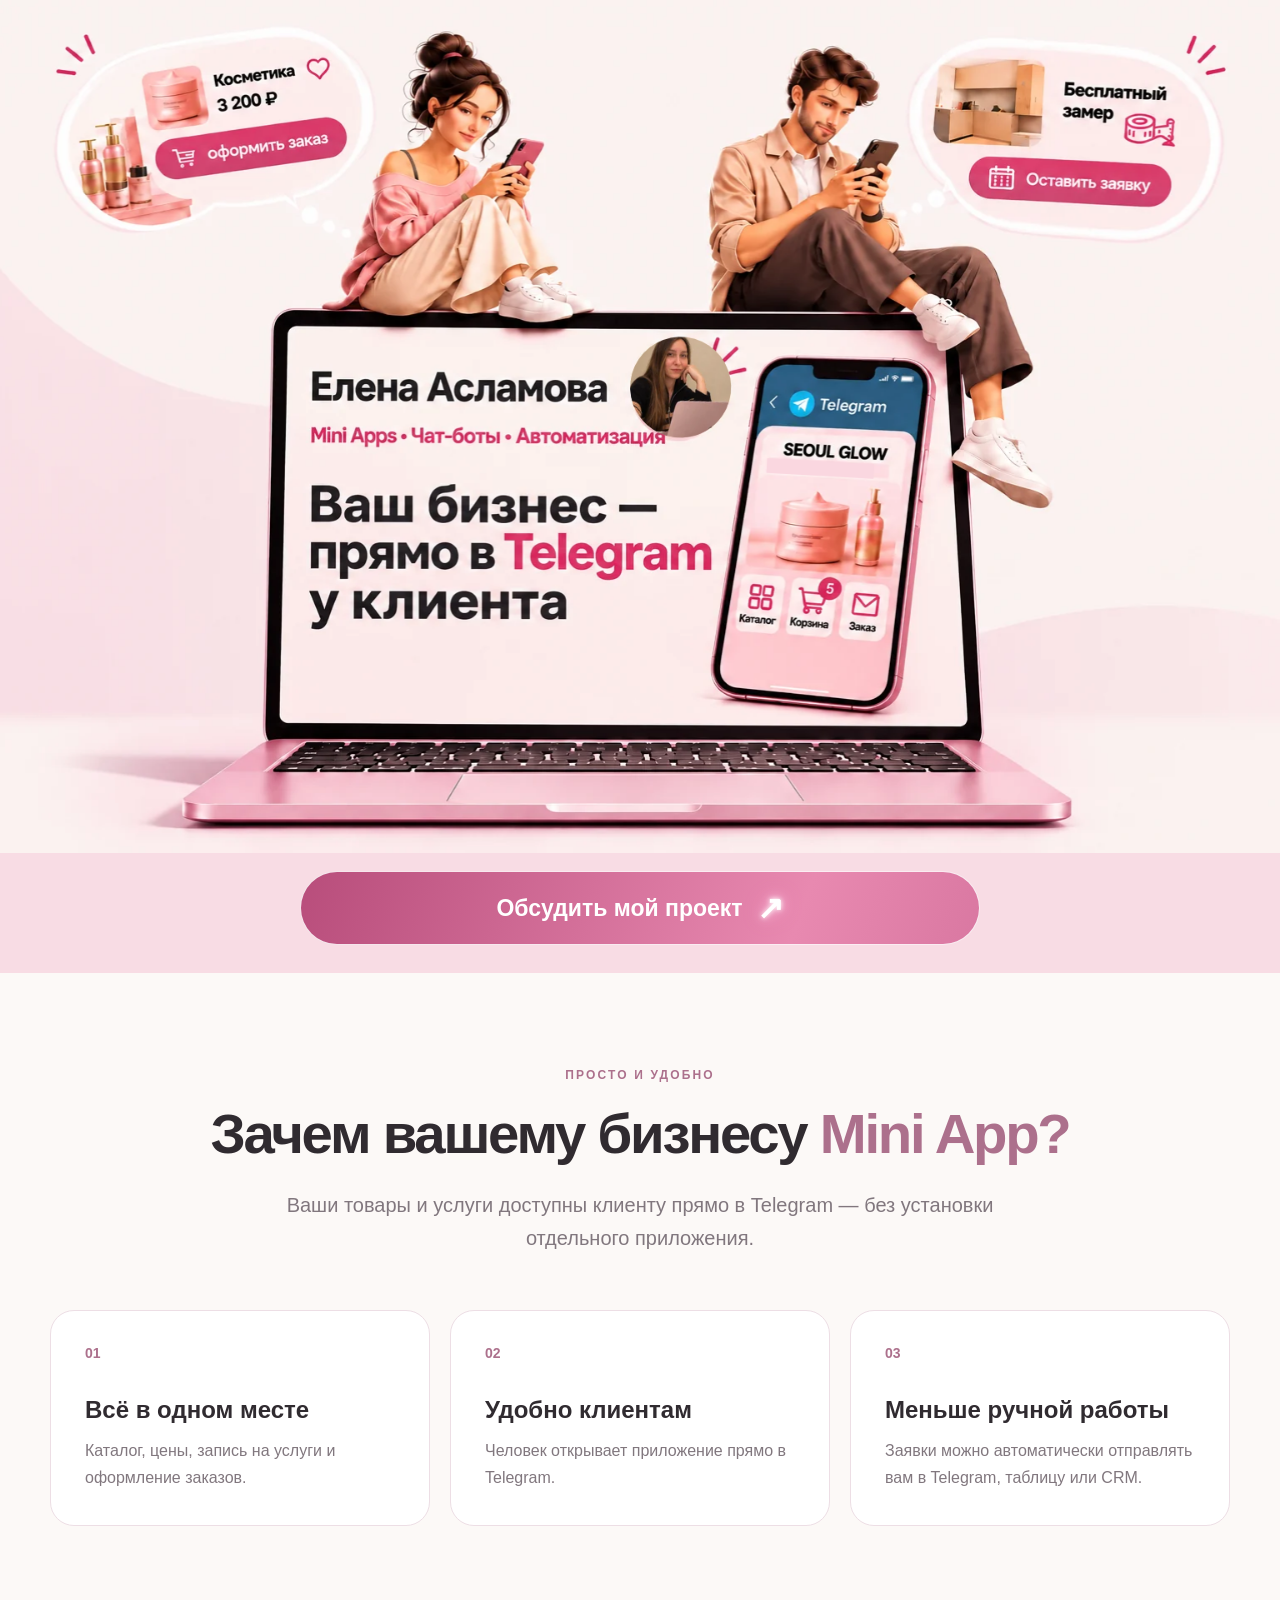
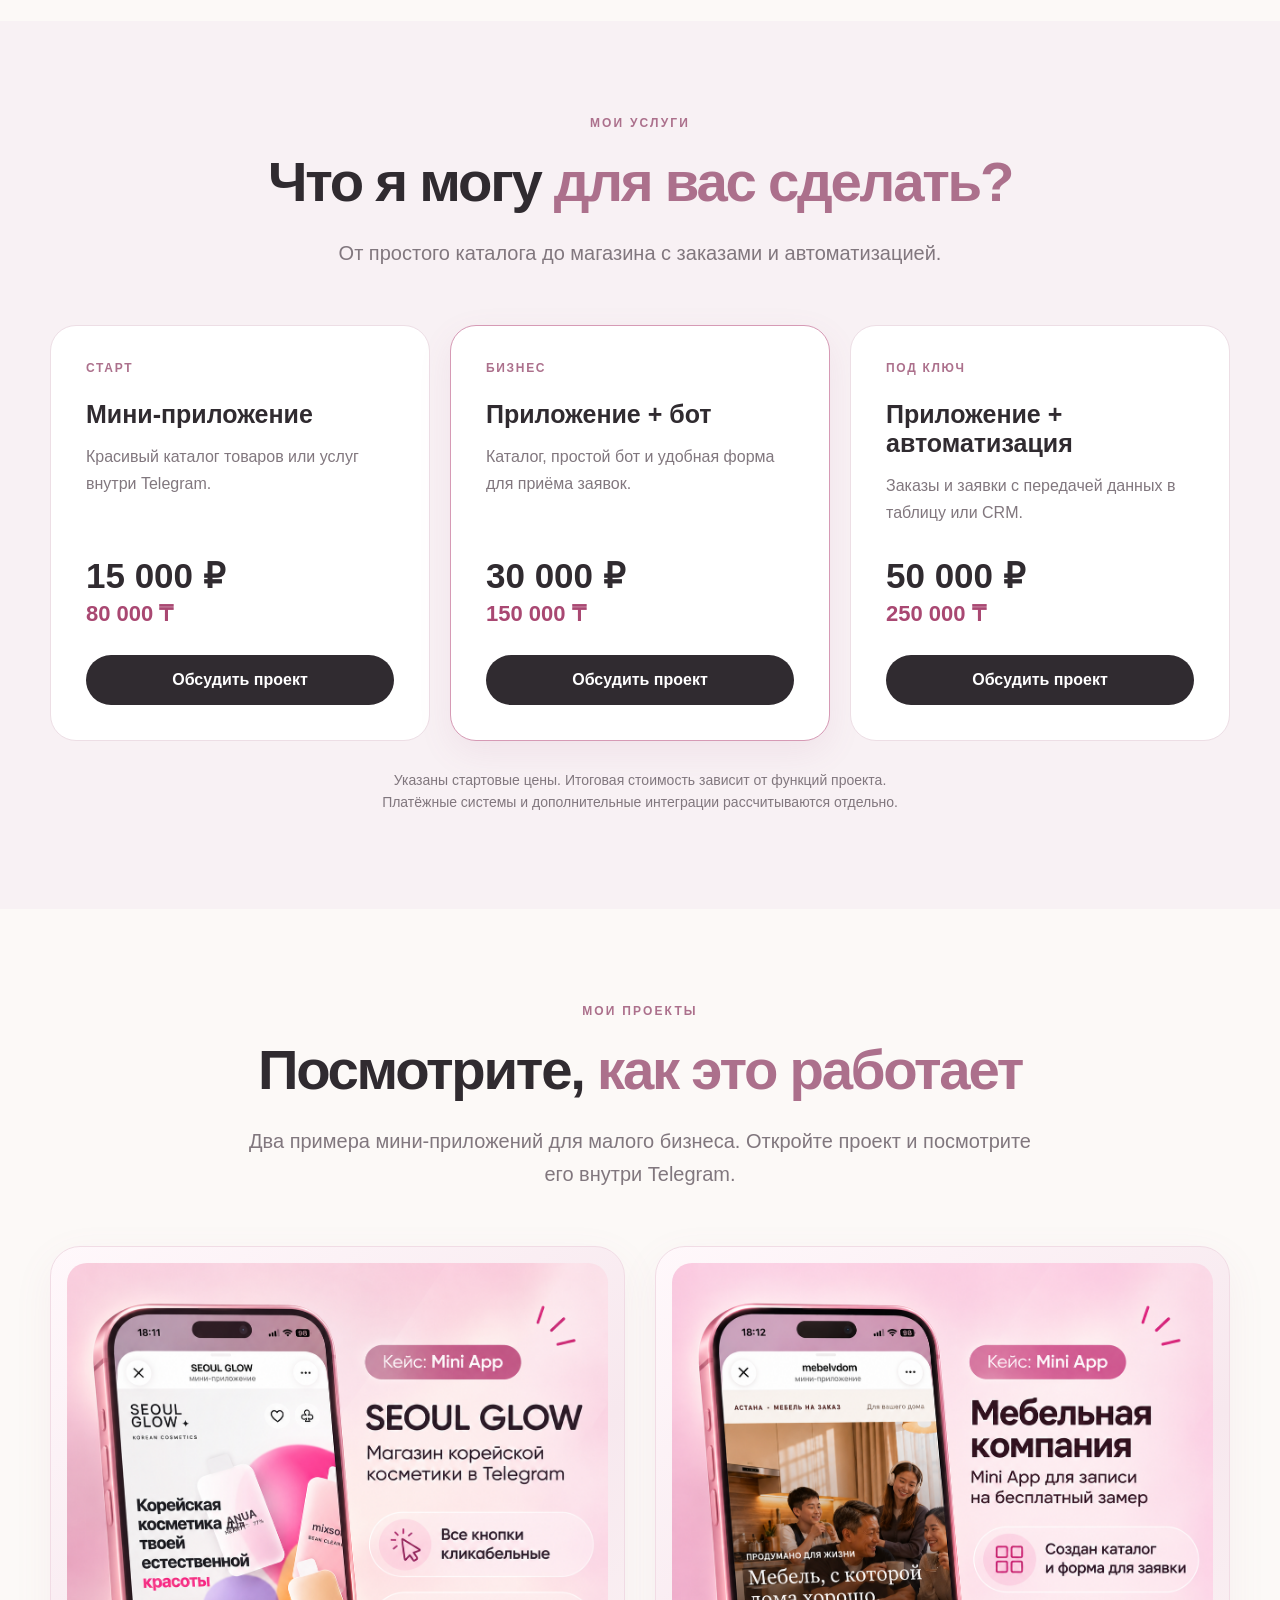
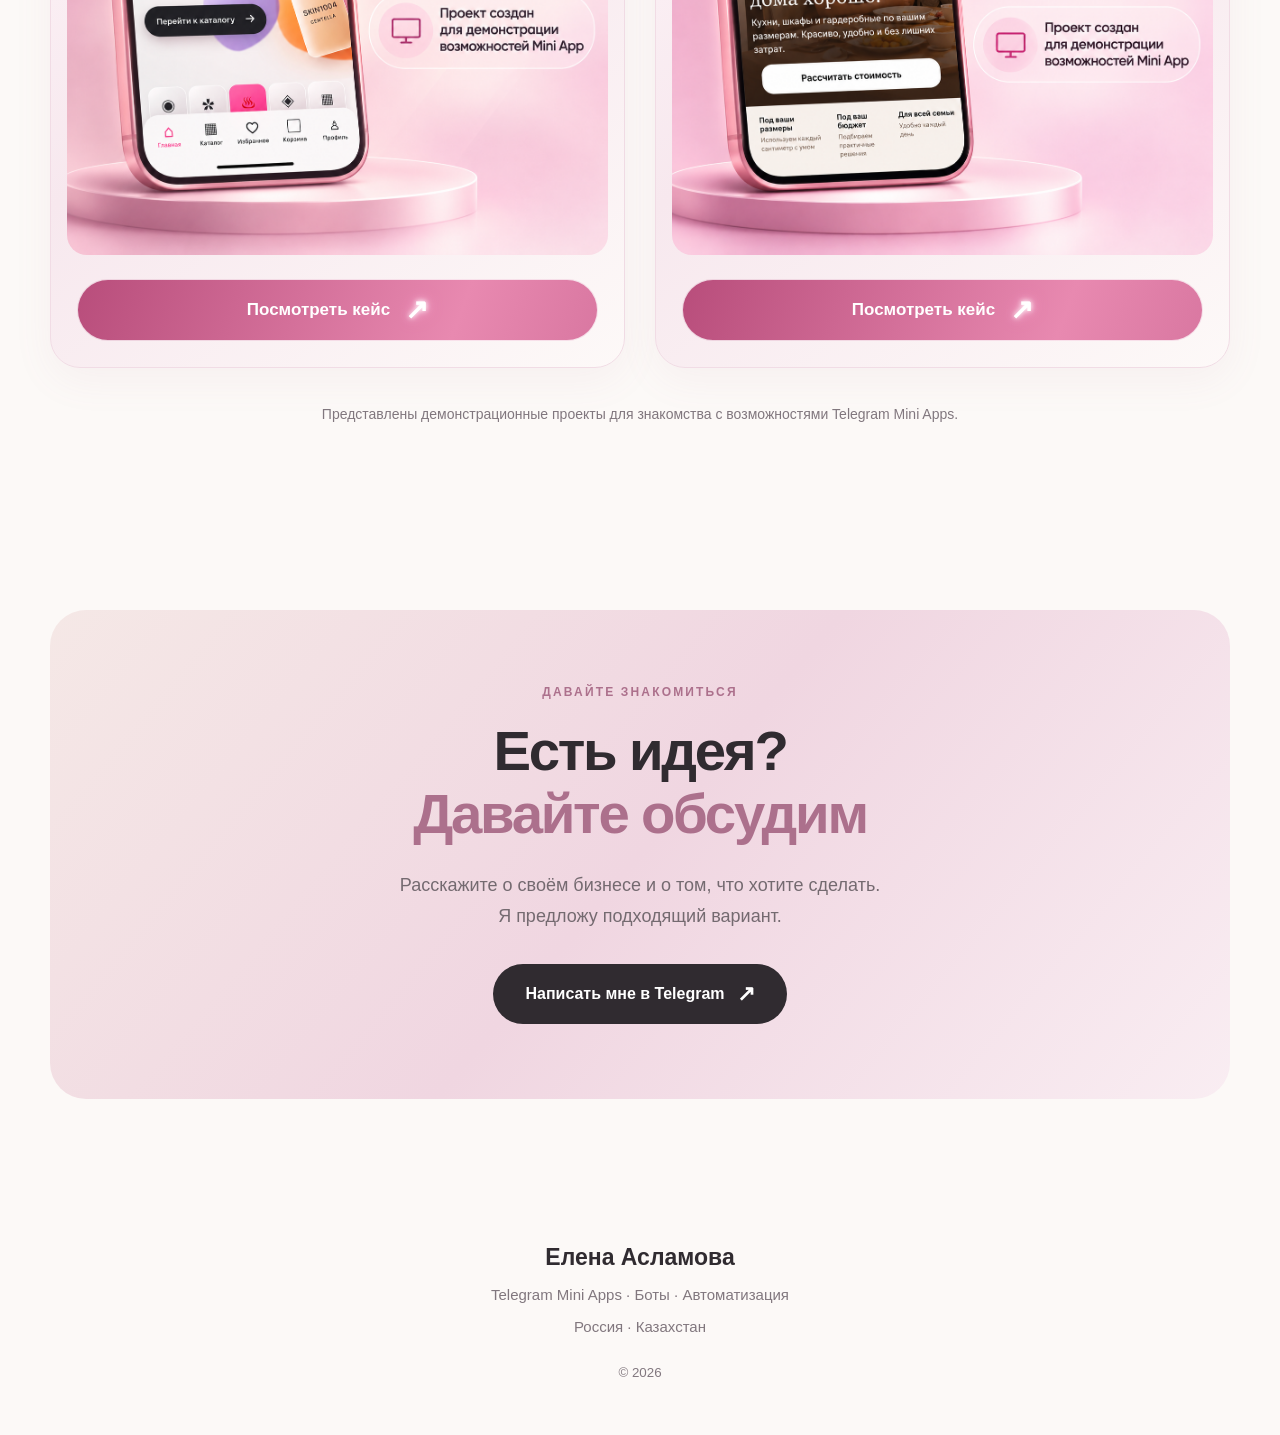
<file: index.html>
<!DOCTYPE html>
<html lang="ru">
<head>
  <meta charset="UTF-8">
  <meta name="viewport" content="width=device-width, initial-scale=1.0, viewport-fit=cover">
  <meta name="theme-color" content="#f8e5e9">
  <title>Елена Асламова — Telegram Mini Apps</title>
  <link rel="stylesheet" href="style.css?v=20261117-2">
</head>
<body>

<main>

  <!-- ГЛАВНЫЙ ЭКРАН -->
  <section class="hero" aria-label="Разработка Telegram Mini Apps">
    <div class="hero-art">
      <img
        class="hero-image"
        src="imagesaslamovaelena/hero.png?v=20261117-2"
        alt="Елена Асламова — разработка Telegram Mini Apps для бизнеса"
      >

      <a
        class="hero-button"
        href="https://t.me/ledypooh"
        target="_blank"
        rel="noopener noreferrer"
        aria-label="Обсудить мой проект в Telegram"
      >
        <span>Обсудить мой проект</span>
        <span class="hero-arrow" aria-hidden="true">↗</span>
      </a>
    </div>
  </section>

  <!-- ПРЕИМУЩЕСТВА -->
  <section class="content-section" id="benefits">
    <div class="section-inner">
      <p class="eyebrow">ПРОСТО И УДОБНО</p>

      <h2>Зачем вашему бизнесу <em>Mini App?</em></h2>

      <p class="section-description">
        Ваши товары и услуги доступны клиенту прямо в Telegram —
        без установки отдельного приложения.
      </p>

      <div class="benefits-grid">
        <article class="info-card">
          <span class="card-number">01</span>
          <h3>Всё в одном месте</h3>
          <p>Каталог, цены, запись на услуги и оформление заказов.</p>
        </article>

        <article class="info-card">
          <span class="card-number">02</span>
          <h3>Удобно клиентам</h3>
          <p>Человек открывает приложение прямо в Telegram.</p>
        </article>

        <article class="info-card">
          <span class="card-number">03</span>
          <h3>Меньше ручной работы</h3>
          <p>Заявки можно автоматически отправлять вам в Telegram, таблицу или CRM.</p>
        </article>
      </div>
    </div>
  </section>

  <!-- УСЛУГИ И ЦЕНЫ -->
  <section class="content-section services-section" id="services">
    <div class="section-inner">
      <p class="eyebrow">МОИ УСЛУГИ</p>

      <h2>Что я могу <em>для вас сделать?</em></h2>

      <p class="section-description">
        От простого каталога до магазина с заказами и автоматизацией.
      </p>

      <div class="prices-grid">

        <article class="price-card">
          <p class="price-label">СТАРТ</p>
          <h3>Мини-приложение</h3>
          <p>Красивый каталог товаров или услуг внутри Telegram.</p>

          <div class="price">15 000 ₽</div>
          <div class="price-kzt">80 000 ₸</div>

          <a href="https://t.me/ledypooh" target="_blank" rel="noopener noreferrer">
            Обсудить проект
          </a>
        </article>

        <article class="price-card featured">
          <p class="price-label">БИЗНЕС</p>
          <h3>Приложение + бот</h3>
          <p>Каталог, простой бот и удобная форма для приёма заявок.</p>

          <div class="price">30 000 ₽</div>
          <div class="price-kzt">150 000 ₸</div>

          <a href="https://t.me/ledypooh" target="_blank" rel="noopener noreferrer">
            Обсудить проект
          </a>
        </article>

        <article class="price-card">
          <p class="price-label">ПОД КЛЮЧ</p>
          <h3>Приложение + автоматизация</h3>
          <p>Заказы и заявки с передачей данных в таблицу или CRM.</p>

          <div class="price">50 000 ₽</div>
          <div class="price-kzt">250 000 ₸</div>

          <a href="https://t.me/ledypooh" target="_blank" rel="noopener noreferrer">
            Обсудить проект
          </a>
        </article>

      </div>

      <p class="price-note">
        Указаны стартовые цены. Итоговая стоимость зависит от функций проекта.
        <span class="price-note-line">
          Платёжные системы и дополнительные интеграции рассчитываются отдельно.
        </span>
      </p>
    </div>
  </section>

  <!-- МОИ ПРОЕКТЫ -->
  <section class="content-section projects-section" id="projects">
    <div class="section-inner">

      <p class="eyebrow">МОИ ПРОЕКТЫ</p>

      <h2>Посмотрите, <em>как это работает</em></h2>

      <p class="section-description">
        Два примера мини-приложений для малого бизнеса.
        Откройте проект и посмотрите его внутри Telegram.
      </p>

      <div class="projects-grid">

        <!-- КЕЙС: КОРЕЙСКАЯ КОСМЕТИКА -->
        <article class="project-card">
          <img
            class="project-image"
            src="imagesaslamovaelena/case-cosmetics.png"
            alt="Демонстрационный Mini App магазина корейской косметики SEOUL GLOW"
            loading="lazy"
          >

          <div class="project-action">
            <a
              class="project-button"
              href="https://t.me/seoulglowas_bot"
              target="_blank"
              rel="noopener noreferrer"
              aria-label="Посмотреть кейс магазина корейской косметики"
            >
              <span>Посмотреть кейс</span>
              <span class="project-arrow" aria-hidden="true">↗</span>
            </a>
          </div>
        </article>

        <!-- КЕЙС: МЕБЕЛЬ -->
        <article class="project-card">
          <img
            class="project-image"
            src="imagesaslamovaelena/case-furniture.png"
            alt="Демонстрационный Mini App мебельной компании"
            loading="lazy"
          >

          <div class="project-action">
            <a
              class="project-button"
              href="https://t.me/mebelvdomastana_bot"
              target="_blank"
              rel="noopener noreferrer"
              aria-label="Посмотреть кейс мебельной компании"
            >
              <span>Посмотреть кейс</span>
              <span class="project-arrow" aria-hidden="true">↗</span>
            </a>
          </div>
        </article>

      </div>

      <p class="projects-note">
        Представлены демонстрационные проекты для знакомства
        с возможностями Telegram Mini Apps.
      </p>

    </div>
  </section>

  <!-- КОНТАКТ -->
  <section class="contact-section" id="contact">
    <div class="section-inner">

      <p class="eyebrow">ДАВАЙТЕ ЗНАКОМИТЬСЯ</p>

      <h2>
        Есть идея?
        <span>Давайте обсудим</span>
      </h2>

      <p>
        Расскажите о своём бизнесе и о том, что хотите сделать.
        <span class="contact-description-line">
          Я предложу подходящий вариант.
        </span>
      </p>

      <a
        class="contact-button"
        href="https://t.me/ledypooh"
        target="_blank"
        rel="noopener noreferrer"
      >
        Написать мне в Telegram
        <span aria-hidden="true">↗</span>
      </a>

    </div>
  </section>

</main>

<footer>
  <strong>Елена Асламова</strong>
  <p>Telegram Mini Apps · Боты · Автоматизация</p>
  <p>Россия · Казахстан</p>
  <small>© 2026</small>
</footer>

</body>
</html>
</file>
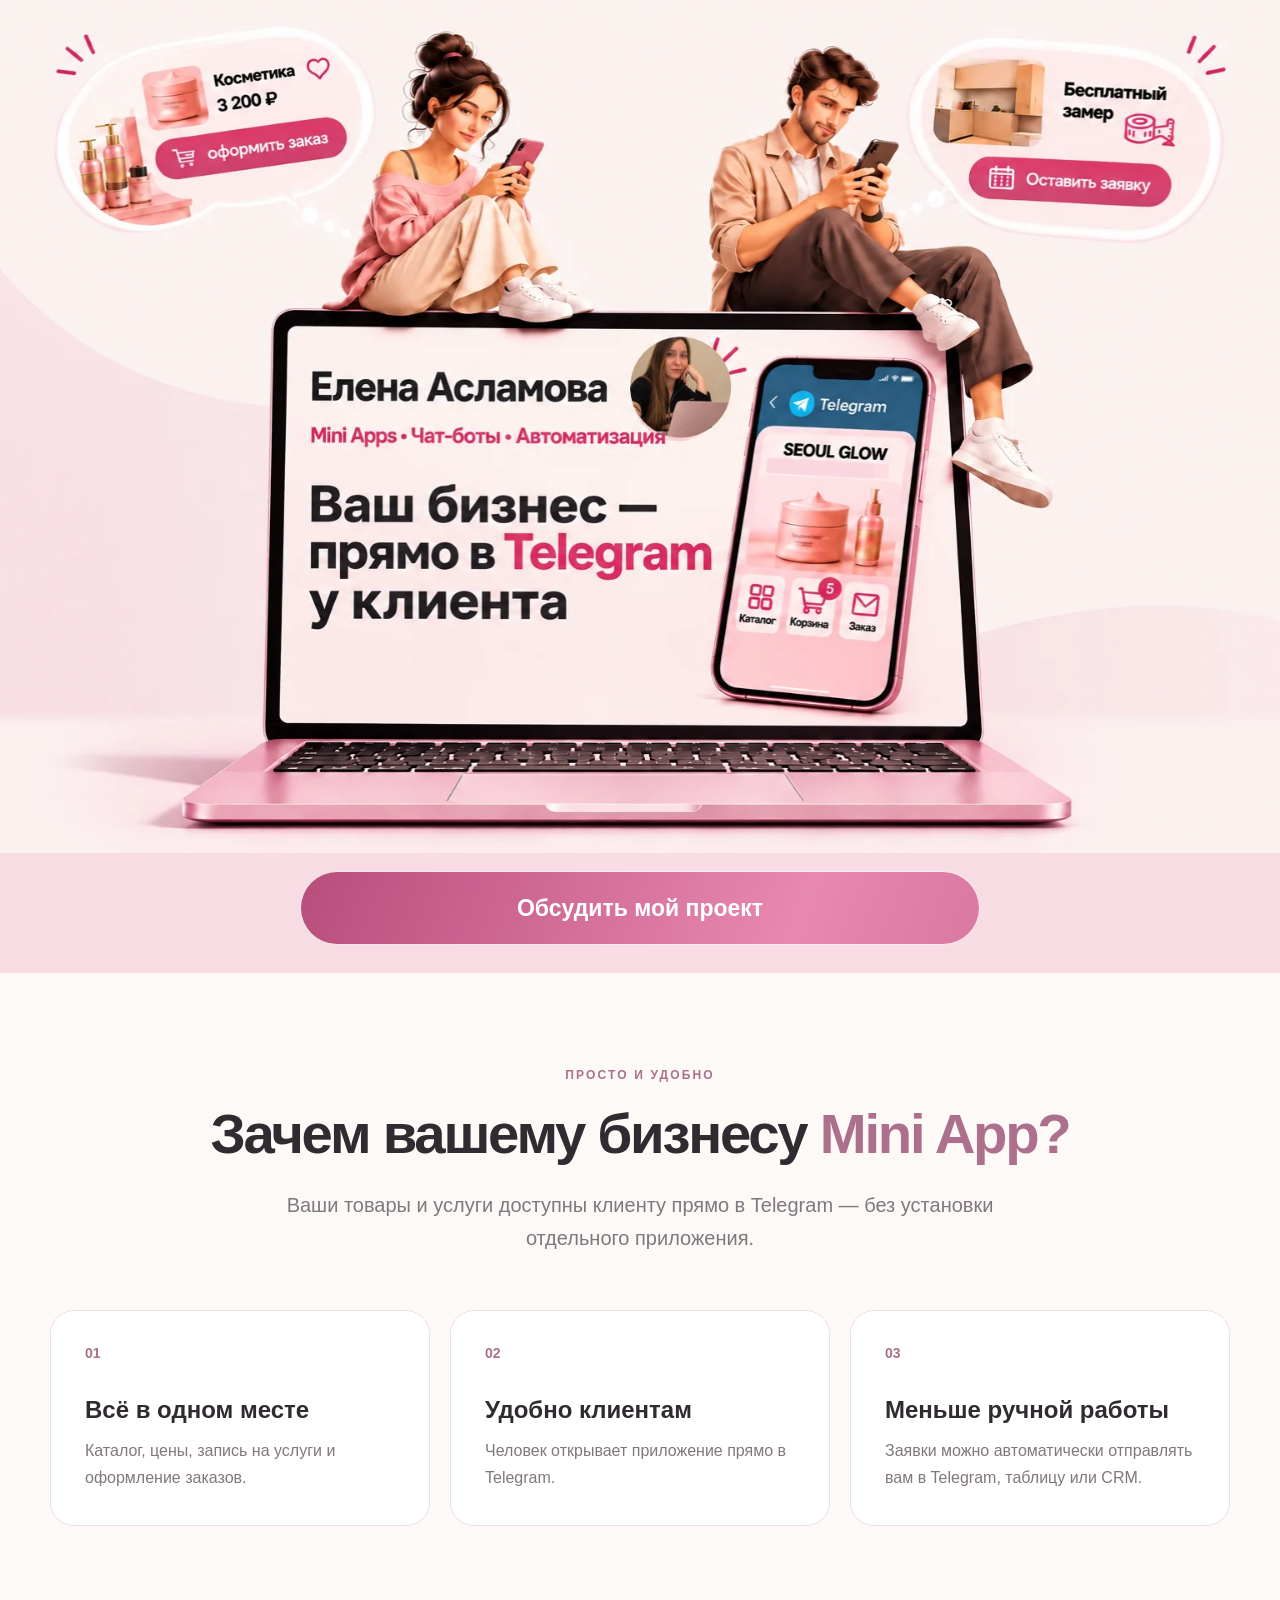
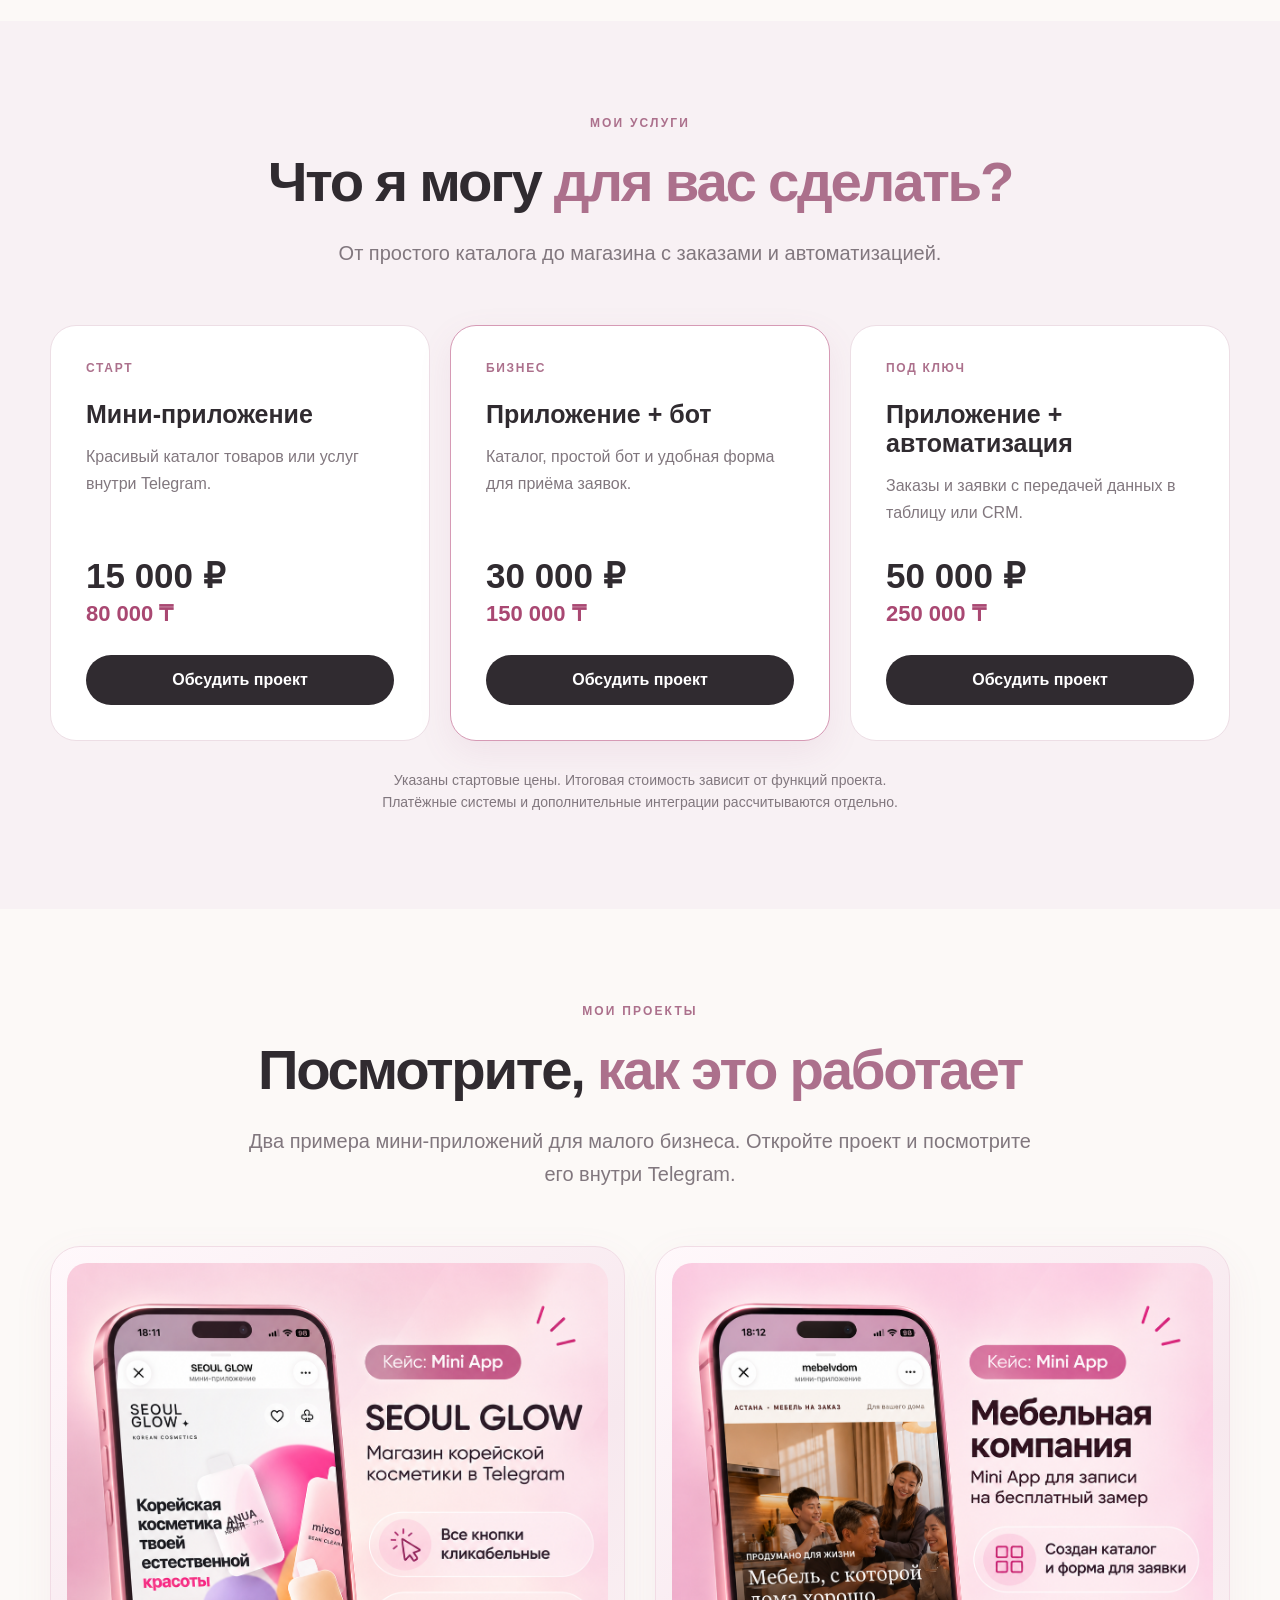
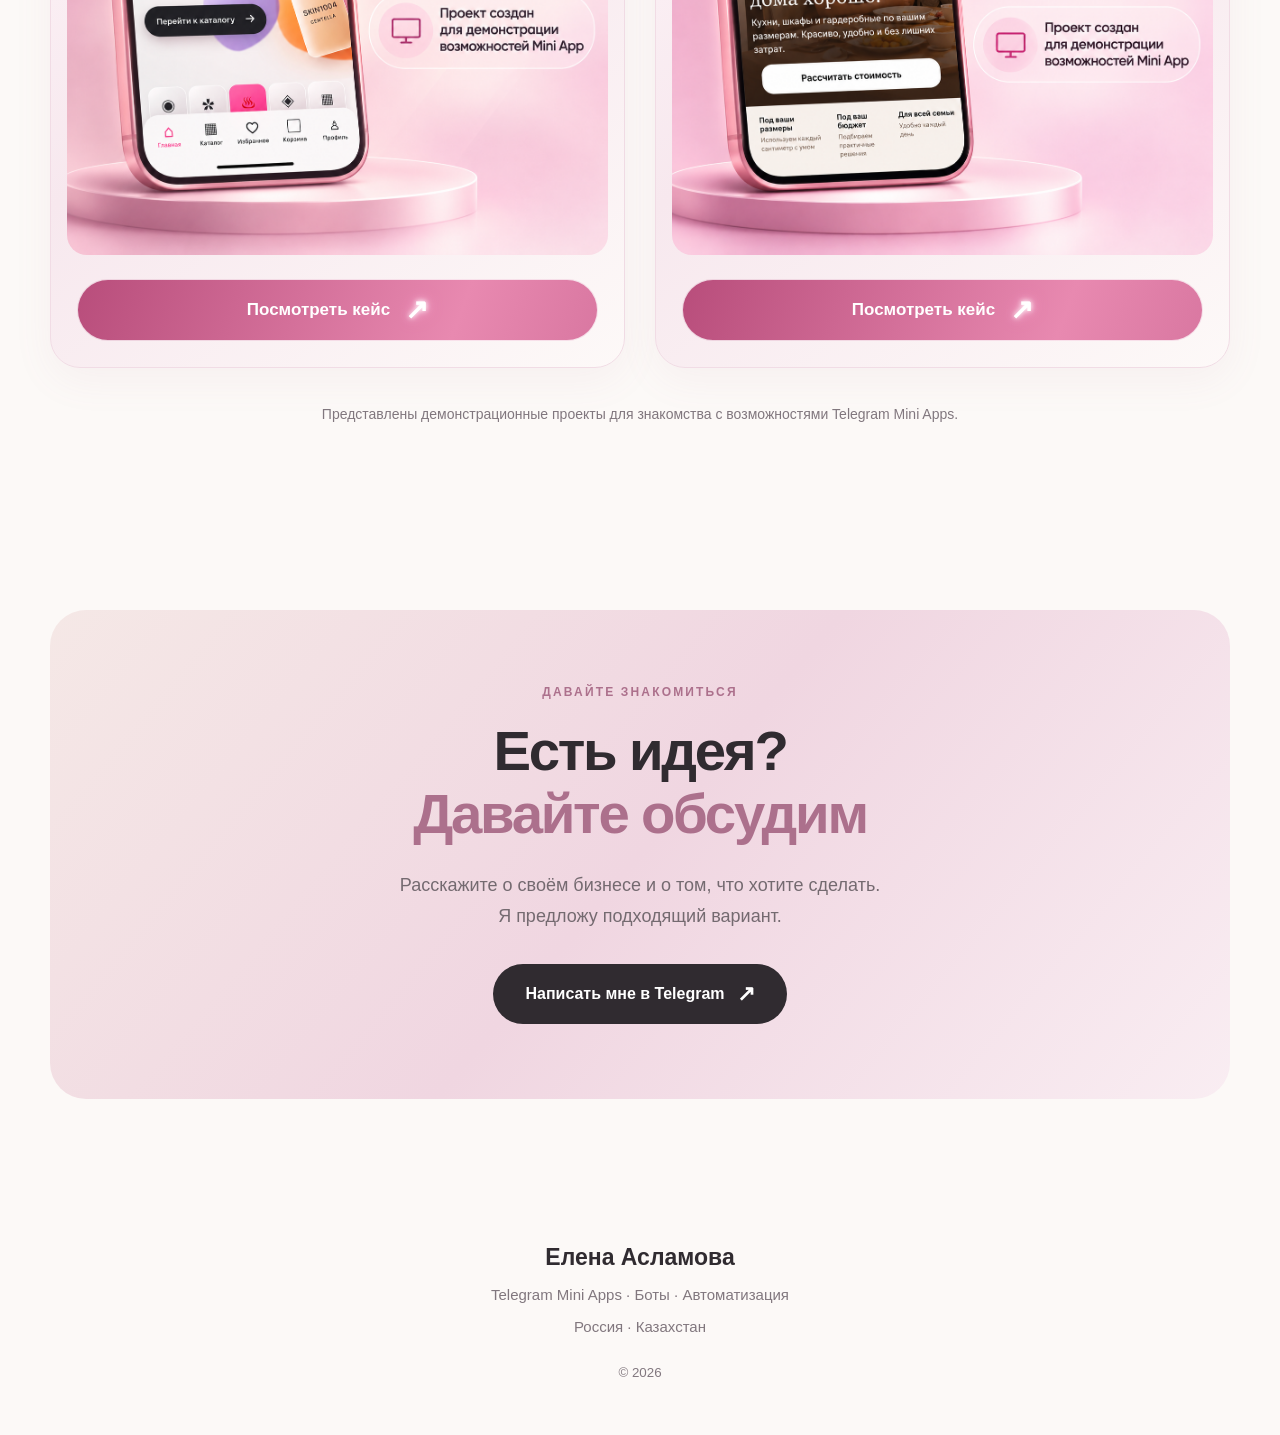
<file:  index.html>
<!DOCTYPE html>
<html lang="ru">
<head>
  <meta charset="UTF-8">
  <meta name="viewport" content="width=device-width, initial-scale=1.0, viewport-fit=cover">
  <meta name="theme-color" content="#f8e5e9">
  <title>Елена Асламова — Telegram Mini Apps</title>
  <link rel="stylesheet" href="style.css">
</head>
<body>

<main>

  <!-- ГЛАВНЫЙ ЭКРАН -->
  <section class="hero" aria-label="Разработка Telegram Mini Apps">
    <div class="hero-art">
      <img
        class="hero-image"
        src="imagesaslamovaelena/hero.png"
        alt="Елена Асламова — разработка Telegram Mini Apps для бизнеса"
      >

      <a
        class="hero-button"
        href="https://t.me/ledypooh"
        target="_blank"
        rel="noopener noreferrer"
        aria-label="Обсудить мой проект в Telegram"
      >
        <span>Обсудить мой проект</span>
      </a>
    </div>
  </section>

  <!-- ПРЕИМУЩЕСТВА -->
  <section class="content-section" id="benefits">
    <div class="section-inner">
      <p class="eyebrow">ПРОСТО И УДОБНО</p>

      <h2>Зачем вашему бизнесу <em>Mini App?</em></h2>

      <p class="section-description">
        Ваши товары и услуги доступны клиенту прямо в Telegram —
        без установки отдельного приложения.
      </p>

      <div class="benefits-grid">
        <article class="info-card">
          <span class="card-number">01</span>
          <h3>Всё в одном месте</h3>
          <p>Каталог, цены, запись на услуги и оформление заказов.</p>
        </article>

        <article class="info-card">
          <span class="card-number">02</span>
          <h3>Удобно клиентам</h3>
          <p>Человек открывает приложение прямо в Telegram.</p>
        </article>

        <article class="info-card">
          <span class="card-number">03</span>
          <h3>Меньше ручной работы</h3>
          <p>Заявки можно автоматически отправлять вам в Telegram, таблицу или CRM.</p>
        </article>
      </div>
    </div>
  </section>

  <!-- УСЛУГИ И ЦЕНЫ -->
  <section class="content-section services-section" id="services">
    <div class="section-inner">
      <p class="eyebrow">МОИ УСЛУГИ</p>

      <h2>Что я могу <em>для вас сделать?</em></h2>

      <p class="section-description">
        От простого каталога до магазина с заказами и автоматизацией.
      </p>

      <div class="prices-grid">

        <article class="price-card">
          <p class="price-label">СТАРТ</p>
          <h3>Мини-приложение</h3>
          <p>Красивый каталог товаров или услуг внутри Telegram.</p>

          <div class="price">15 000 ₽</div>
          <div class="price-kzt">80 000 ₸</div>

          <a href="https://t.me/ledypooh" target="_blank" rel="noopener noreferrer">
            Обсудить проект
          </a>
        </article>

        <article class="price-card featured">
          <p class="price-label">БИЗНЕС</p>
          <h3>Приложение + бот</h3>
          <p>Каталог, простой бот и удобная форма для приёма заявок.</p>

          <div class="price">30 000 ₽</div>
          <div class="price-kzt">150 000 ₸</div>

          <a href="https://t.me/ledypooh" target="_blank" rel="noopener noreferrer">
            Обсудить проект
          </a>
        </article>

        <article class="price-card">
          <p class="price-label">ПОД КЛЮЧ</p>
          <h3>Приложение + автоматизация</h3>
          <p>Заказы и заявки с передачей данных в таблицу или CRM.</p>

          <div class="price">50 000 ₽</div>
          <div class="price-kzt">250 000 ₸</div>

          <a href="https://t.me/ledypooh" target="_blank" rel="noopener noreferrer">
            Обсудить проект
          </a>
        </article>

      </div>

      <p class="price-note">
        Указаны стартовые цены. Итоговая стоимость зависит от функций проекта.
        <span class="price-note-line">
          Платёжные системы и дополнительные интеграции рассчитываются отдельно.
        </span>
      </p>
    </div>
  </section>

  <!-- МОИ ПРОЕКТЫ -->
  <section class="content-section projects-section" id="projects">
    <div class="section-inner">

      <p class="eyebrow">МОИ ПРОЕКТЫ</p>

      <h2>Посмотрите, <em>как это работает</em></h2>

      <p class="section-description">
        Два примера мини-приложений для малого бизнеса.
        Откройте проект и посмотрите его внутри Telegram.
      </p>

      <div class="projects-grid">

        <!-- КЕЙС: КОРЕЙСКАЯ КОСМЕТИКА -->
        <article class="project-card">
          <img
            class="project-image"
            src="imagesaslamovaelena/case-cosmetics.png"
            alt="Демонстрационный Mini App магазина корейской косметики SEOUL GLOW"
            loading="lazy"
          >

          <div class="project-action">
            <a
              class="project-button"
              href="https://t.me/seoulglowas_bot"
              target="_blank"
              rel="noopener noreferrer"
              aria-label="Посмотреть кейс магазина корейской косметики"
            >
              <span>Посмотреть кейс</span>
              <span class="project-arrow" aria-hidden="true">↗</span>
            </a>
          </div>
        </article>

        <!-- КЕЙС: МЕБЕЛЬ -->
        <article class="project-card">
          <img
            class="project-image"
            src="imagesaslamovaelena/case-furniture.png"
            alt="Демонстрационный Mini App мебельной компании"
            loading="lazy"
          >

          <div class="project-action">
            <a
              class="project-button"
              href="https://t.me/mebelvdomastana_bot"
              target="_blank"
              rel="noopener noreferrer"
              aria-label="Посмотреть кейс мебельной компании"
            >
              <span>Посмотреть кейс</span>
              <span class="project-arrow" aria-hidden="true">↗</span>
            </a>
          </div>
        </article>

      </div>

      <p class="projects-note">
        Представлены демонстрационные проекты для знакомства
        с возможностями Telegram Mini Apps.
      </p>

    </div>
  </section>

  <!-- КОНТАКТ -->
  <section class="contact-section" id="contact">
    <div class="section-inner">

      <p class="eyebrow">ДАВАЙТЕ ЗНАКОМИТЬСЯ</p>

      <h2>
        Есть идея?
        <span>Давайте обсудим</span>
      </h2>

      <p>
        Расскажите о своём бизнесе и о том, что хотите сделать.
        <span class="contact-description-line">
          Я предложу подходящий вариант.
        </span>
      </p>

      <a
        class="contact-button"
        href="https://t.me/ledypooh"
        target="_blank"
        rel="noopener noreferrer"
      >
        Написать мне в Telegram
        <span aria-hidden="true">↗</span>
      </a>

    </div>
  </section>

</main>

<footer>
  <strong>Елена Асламова</strong>
  <p>Telegram Mini Apps · Боты · Автоматизация</p>
  <p>Россия · Казахстан</p>
  <small>© 2026</small>
</footer>

</body>
</html>
</file>
<file: style.css>
:root {
  --background: #fcf9f7;
  --text: #302b30;
  --muted: #81777e;
  --rose: #ac708c;
  --rose-dark: #a94872;
  --border: #eddee5;
}

* {
  box-sizing: border-box;
}

html {
  scroll-behavior: smooth;
}

body {
  margin: 0;
  padding: 0;
  font-family: -apple-system, BlinkMacSystemFont, "Segoe UI",
    Arial, sans-serif;
  background: var(--background);
  color: var(--text);
}

img {
  display: block;
  max-width: 100%;
}

a {
  text-decoration: none;
}

/* ГЛАВНЫЙ ЭКРАН */

.hero {
  width: 100%;
  margin: 0;
  padding: 0;
  overflow: hidden;
  background: #f8dce4;
}

.hero-art {
  position: relative;
  width: 100%;
  line-height: normal;
}

.hero-image {
  display: block;
  width: 100%;
  height: auto;
  margin: 0;
  padding: 0;
  border: 0;
  border-radius: 0;
}

/* БОЛЬШАЯ НЕОНОВАЯ КНОПКА */

.hero-button {
  position: relative;
  display: flex;
  align-items: center;
  justify-content: center;
  gap: 14px;

  width: min(680px, calc(100% - 36px));
  min-height: 74px;
  margin: 18px auto 28px;
  padding: 17px 22px;

  border: 1px solid rgba(255, 255, 255, 0.85);
  border-radius: 999px;

  color: #ffffff;
  font-family: inherit;
  font-size: clamp(17px, 3.8vw, 23px);
  font-weight: 800;
  line-height: 1.2;
  text-align: center;

  background: linear-gradient(
    110deg,
    #b84d7b,
    #e889b0,
    #c05a88,
    #f09bbd,
    #b84d7b
  );

  background-size: 300% 100%;

  animation:
    pinkFlow 4s linear infinite,
    neonPulse 2.6s ease-in-out infinite;

  cursor: pointer;
  transition: transform 0.2s ease;
}

.hero-button:hover {
  transform: translateY(-2px);
}

.hero-button:focus-visible {
  outline: 3px solid #9d356c;
  outline-offset: 4px;
}

.hero-arrow {
  flex: 0 0 auto;
  font-size: 32px;
  line-height: 1;
  color: #fff;

  text-shadow:
    0 0 5px #fff,
    0 0 12px #ffd3e8,
    0 0 22px #ff8dbf;

  animation: arrowGlow 2s ease-in-out infinite;
}

/* АНИМАЦИИ */

@keyframes pinkFlow {
  0% {
    background-position: 0% 50%;
  }
  100% {
    background-position: 100% 50%;
  }
}

@keyframes neonPulse {
  0%, 100% {
    box-shadow:
      0 0 5px rgba(255, 139, 194, 0.6),
      0 0 12px rgba(255, 126, 184, 0.35);
  }
  50% {
    box-shadow:
      0 0 9px rgba(255, 169, 210, 1),
      0 0 22px rgba(255, 126, 184, 0.7);
  }
}

/* ОБЩИЕ СЕКЦИИ */

.content-section {
  padding: 95px 24px;
}

.section-inner {
  max-width: 1180px;
  margin: 0 auto;
}

.eyebrow {
  margin: 0 0 20px;
  color: var(--rose);
  font-size: 12px;
  font-weight: 800;
  letter-spacing: 0.18em;
  text-transform: uppercase;
  text-align: center;
}

.content-section h2,
.contact-section h2 {
  margin: 0;
  font-size: clamp(32px, 4.4vw, 62px);
  font-weight: 800;
  line-height: 1.12;
  letter-spacing: -0.04em;
  text-align: center;
}

h2 em {
  color: var(--rose);
  font-style: normal;
}

.section-description {
  max-width: 790px;
  margin: 24px auto 0;
  color: var(--muted);
  font-size: clamp(16px, 1.6vw, 20px);
  line-height: 1.65;
  text-align: center;
}

/* ПРЕИМУЩЕСТВА */

.benefits-grid,
.prices-grid {
  display: grid;
  grid-template-columns: repeat(3, minmax(0, 1fr));
  gap: 20px;
  margin-top: 55px;
}

.info-card {
  padding: 34px;
  border-radius: 24px;
  background: #fff;
  border: 1px solid var(--border);
}

.card-number {
  display: block;
  margin-bottom: 35px;
  color: var(--rose);
  font-size: 14px;
  font-weight: 800;
}

.info-card h3 {
  margin: 0 0 14px;
  font-size: 24px;
}

.info-card p {
  margin: 0;
  color: var(--muted);
  font-size: 16px;
  line-height: 1.65;
}

/* ТАРИФЫ */

.services-section {
  background: #f8f1f4;
}

.price-card {
  display: flex;
  flex-direction: column;
  padding: 35px;
  border-radius: 26px;
  background: #fff;
  border: 1px solid var(--border);
}

.price-card.featured {
  border-color: #d69ab5;
  box-shadow: 0 12px 35px rgba(170, 93, 132, 0.09);
}

.price-label {
  margin: 0 0 25px;
  color: var(--rose);
  font-size: 12px;
  font-weight: 800;
  letter-spacing: 0.14em;
}

.price-card h3 {
  margin: 0 0 15px;
  font-size: 25px;
}

.price-card > p:not(.price-label) {
  margin: 0 0 30px;
  color: var(--muted);
  line-height: 1.65;
  flex-grow: 1;
}

.price {
  font-size: 35px;
  font-weight: 800;
}

.price-kzt {
  margin-top: 5px;
  color: var(--rose-dark);
  font-size: 22px;
  font-weight: 700;
}

.price-card a {
  display: block;
  margin-top: 28px;
  padding: 16px;
  border-radius: 999px;
  background: var(--text);
  color: #fff;
  text-align: center;
  font-weight: 700;
}

.price-note {
  margin: 28px auto 0;
  max-width: 100%;
  text-align: center;
  color: var(--muted);
  font-size: 14px;
  line-height: 1.6;
}

.price-note-line {
  display: block;
  white-space: nowrap;
}

/* МОИ ПРОЕКТЫ */

.projects-section {
  background: #fcf9f7;
}

.projects-grid {
  display: grid;
  grid-template-columns: repeat(2, minmax(0, 1fr));
  gap: 30px;
  margin-top: 55px;
  align-items: start;
}

.project-card {
  min-width: 0;
  padding: 16px 16px 26px;
  border-radius: 30px;
  background: linear-gradient(
    145deg,
    #fff8fb,
    #f7e8ee,
    #fdf9f8
  );
  border: 1px solid #f1dce5;
  box-shadow: 0 12px 40px rgba(172, 112, 140, 0.07);
}

.project-image {
  width: 100%;
  height: auto;
  border-radius: 20px;
}

.project-action {
  padding: 24px 10px 0;
  text-align: center;
}

.project-button {
  width: 100%;
  min-height: 62px;
  padding: 15px 22px;
  display: flex;
  align-items: center;
  justify-content: center;
  gap: 15px;

  border: 1px solid rgba(255, 255, 255, 0.75);
  border-radius: 999px;

  background: linear-gradient(
    110deg,
    #b84d7b,
    #e889b0,
    #c05a88,
    #f09bbd,
    #b84d7b
  );
  background-size: 300% 100%;

  color: #fff;
  font-family: inherit;
  font-size: 17px;
  font-weight: 800;
  text-align: center;

  cursor: pointer;

  animation:
    pinkFlow 4s linear infinite,
    projectGlow 2.8s ease-in-out infinite;

  transition: transform 0.2s ease;
}

.project-button:hover {
  transform: translateY(-3px);
}

.project-button:focus-visible {
  outline: 3px solid #9d356c;
  outline-offset: 4px;
}

.project-arrow {
  display: inline-block;
  font-size: 28px;
  line-height: 1;
  color: #fff;
  text-shadow:
    0 0 5px #fff,
    0 0 10px #ffd3e8,
    0 0 18px #ff8dbf;

  animation: arrowGlow 2s ease-in-out infinite;
}

@keyframes projectGlow {
  0%, 100% {
    box-shadow:
      0 0 8px rgba(255, 140, 195, 0.5),
      0 0 18px rgba(233, 116, 170, 0.25);
  }
  50% {
    box-shadow:
      0 0 12px rgba(255, 158, 205, 0.9),
      0 0 28px rgba(233, 116, 170, 0.55);
  }
}

@keyframes arrowGlow {
  0%, 100% {
    filter: brightness(1);
    text-shadow:
      0 0 5px #fff,
      0 0 10px #ffd3e8;
  }
  50% {
    filter: brightness(1.3);
    text-shadow:
      0 0 8px #fff,
      0 0 16px #fff,
      0 0 25px #ff9cc8;
  }
}

.projects-note {
  max-width: 720px;
  margin: 35px auto 0;
  text-align: center;
  color: var(--muted);
  font-size: 14px;
  line-height: 1.6;
}

/* КОНТАКТ */

.contact-section {
  padding: 90px 24px;
}

.contact-section .section-inner {
  padding: 75px 28px;
  border-radius: 36px;
  background: linear-gradient(
    130deg,
    #f5e8e6,
    #f0d6e1,
    #f9edf2
  );
  text-align: center;
}

.contact-section h2 span {
  display: block;
  color: var(--rose);
}

.contact-section p:not(.eyebrow) {
  max-width: 850px;
  margin: 25px auto 32px;
  color: #746a70;
  font-size: 18px;
  line-height: 1.7;
}

.contact-description-line {
  display: block;
}

.contact-button {
  display: inline-flex;
  align-items: center;
  justify-content: center;
  gap: 12px;

  padding: 19px 32px;
  border-radius: 999px;
  background: #302b30;
  color: #fff;
  font-weight: 700;

  animation: blackNeon 2.7s ease-in-out infinite;
}

.contact-button span {
  font-size: 22px;
  line-height: 1;
}

@keyframes blackNeon {
  0%, 100% {
    box-shadow:
      0 0 7px rgba(48, 43, 48, 0.4),
      0 0 14px rgba(48, 43, 48, 0.18);
  }
  50% {
    box-shadow:
      0 0 12px rgba(48, 43, 48, 0.7),
      0 0 25px rgba(48, 43, 48, 0.4);
  }
}

/* ПОДВАЛ */

footer {
  padding: 55px 24px;
  text-align: center;
}

footer strong {
  font-size: 23px;
}

footer p {
  color: var(--muted);
  font-size: 15px;
}

footer small {
  display: block;
  margin-top: 30px;
  color: var(--muted);
}

/* МОБИЛЬНЫЕ ЭКРАНЫ */

@media (max-width: 760px) {
  .content-section {
    padding: 65px 18px;
  }

  .benefits-grid,
  .prices-grid,
  .projects-grid {
    grid-template-columns: 1fr;
    gap: 20px;
    margin-top: 35px;
  }

  .info-card,
  .price-card {
    padding: 26px;
  }

  .project-card {
    padding: 12px 12px 22px;
    border-radius: 24px;
  }

  .project-image {
    border-radius: 16px;
  }

  .project-button {
    min-height: 58px;
    font-size: 16px;
  }

  .price-note-line {
    white-space: normal;
  }

  .contact-section {
    padding: 50px 16px;
  }

  .contact-section .section-inner {
    padding: 55px 22px;
    border-radius: 25px;
  }

  .contact-section p:not(.eyebrow) {
    font-size: 16px;
  }
}

@media (prefers-reduced-motion: reduce) {
  .hero-button,
  .hero-arrow,
  .project-button,
  .project-arrow,
  .contact-button {
    animation: none;
  }
}
</file>
